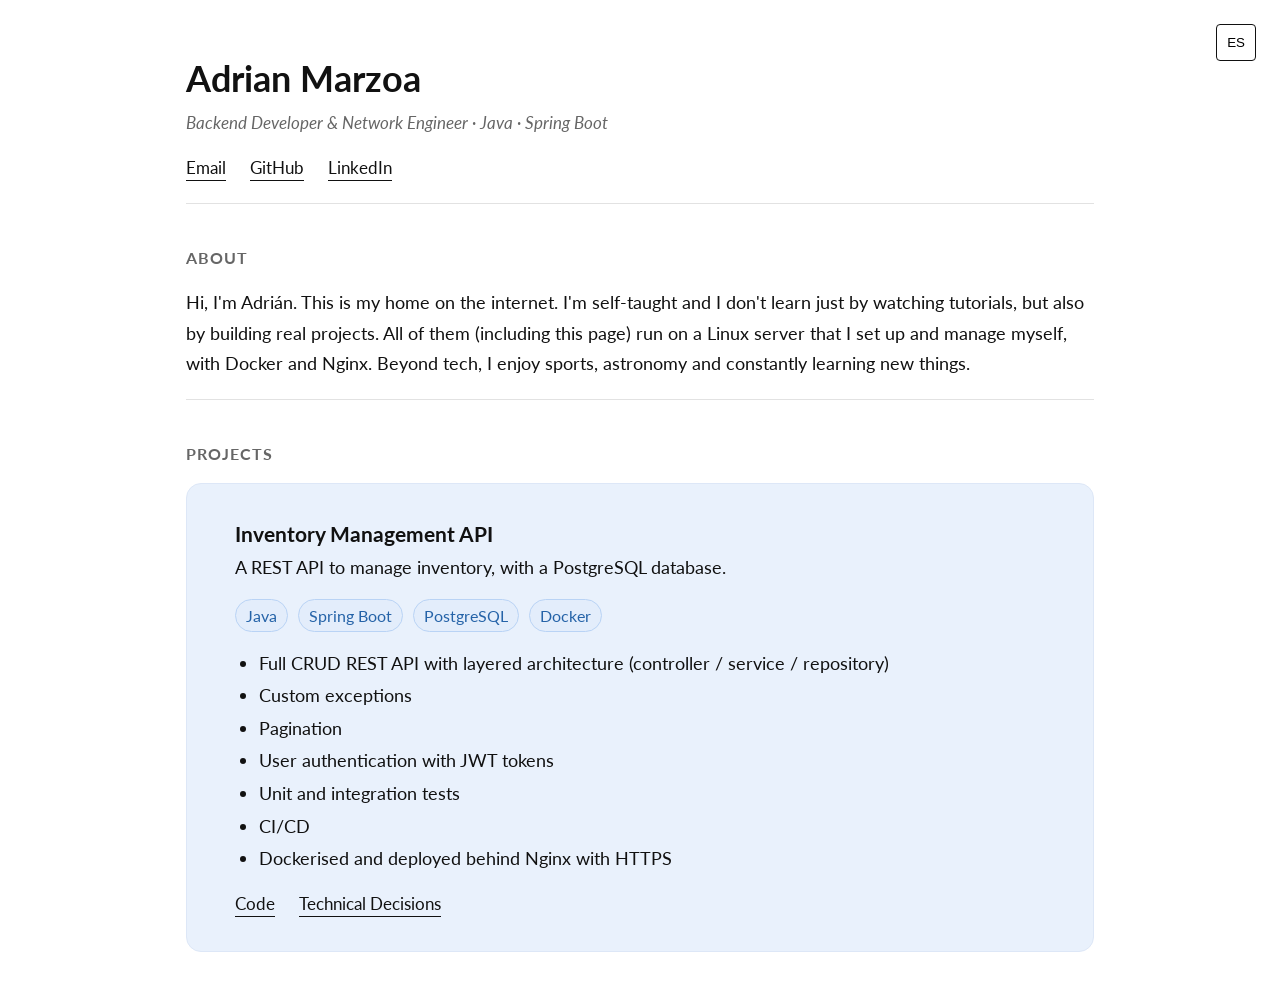
<file: index.html>
<!DOCTYPE html>
<html lang="en">

<head>
  <meta charset="UTF-8">
  <meta name="viewport" content="width=device-width, initial-scale=1.0">
  <title>Adrian — Backend Developer</title>
  <meta name="description" content="Backend Developer specialising in Java, Spring Boot.">
  <link rel="preconnect" href="https://fonts.googleapis.com">
  <link rel="preconnect" href="https://fonts.gstatic.com" crossorigin>
  <link href="https://fonts.googleapis.com/css2?family=Lato:wght@300;400;700&display=swap" rel="stylesheet">
  <link rel="stylesheet" href="assets/styles.css">
</head>

<body>
  <div class="wrap">

    <header>
      <div class="toggle-lang">
        <button id="langBtn" onclick="toggleLang()">ES</button>
      </div>
      <h1>Adrian Marzoa</h1>
      <div class="tagline" data-en="Backend Developer & Network Engineer · Java · Spring Boot"
        data-es="Desarrollador Backend & Network Engineer · Java · Spring Boot">Backend Developer & Network Engineer · Java · Spring Boot</div>
      <div class="links">
        <a href="mailto:adrianmarzoa11@gmail.com" data-en="Email" data-es="Correo">Email</a>
        <a href="https://github.com/adrianmarzoa" target="_blank" rel="noopener">GitHub</a>
        <a href="https://linkedin.com/in/adrian-marzoa" target="_blank" rel="noopener">LinkedIn</a>
      </div>
    </header>
    <section class="about">
      <h2 data-en="About" data-es="Sobre mí">About</h2>
      <p data-en="Hi, I'm Adrián. This is my home on the internet. I'm self-taught and I don't learn just by watching tutorials, but also by building real projects. All of them (including this page) run on a Linux server that I set up and manage myself, with Docker and Nginx. Beyond tech, I enjoy sports, astronomy and constantly learning new things."
        data-es="Hola, soy Adrián. Este es mi página en internet. Soy autodidacta y no aprendo únicamente viendo tutoriales, sino también construyendo proyectos reales. Todos ellos (incluída esta página) corren en un servidor Linux que yo mismo configuro y administro, con Docker y Nginx. Más allá de la informática, me gusta el deporte, la astronomía y aprender cosas nuevas constantemente.">
        Hi, I'm Adrián. This is my home on the internet. I'm self-taught and I don't learn just by watching tutorials, but also by building real projects. All of them (including this page) run on a Linux server that I set up and manage myself, with Docker and Nginx. Beyond tech, I enjoy sports, astronomy and constantly learning new things.</p>
    </section>
    <section>
      <h2 data-en="Projects" data-es="Proyectos">Projects</h2>

      <div class="project project__box">
        <h3>Inventory Management API</h3>
        <div class="desc"
          data-en="A REST API to manage inventory, with a PostgreSQL database."
          data-es="Una API REST para gestionar inventario, con base de datos PostgreSQL">
          A REST API to manage inventory, with a PostgreSQL database.</div>
        <div class="tags">
          <span>Java</span><span>Spring Boot</span><span>PostgreSQL</span><span>Docker</span>
        </div>
        <ul>
          <li><span data-en="Full CRUD REST API with layered architecture (controller / service / repository)"
              data-es="API REST con CRUD completo y arquitectura por capas (controlador / servicio / repositorio)">Full
              CRUD REST API with layered architecture (controller / service / repository)</span></li>
          <li><span data-en="Custom exceptions" data-es="Excepciones personalizadas">Custom exceptions</span></li>
          <li><span data-en="Pagination" data-es="Paginación">Pagination</span></li>
          <li><span data-en="User authentication with JWT tokens"
              data-es="Autenticación de usuarios con tokens JWT">User
              authentication with JWT tokens</span></li>
          <li><span data-en="Unit and integration tests" data-es="Tests unitarios y de integración">Unit and
              integration tests</span></li>
          <li><span>CI/CD</span></li>
          <li><span data-en="Dockerised and deployed behind Nginx with HTTPS"
              data-es="Contenedorizada y desplegada tras Nginx con HTTPS">Dockerised and deployed behind Nginx with
              HTTPS</span></li>
        </ul>
        <div class="links">
          <a href="https://github.com/adrianmarzoa/inventory-manager-api" target="_blank" rel="noopener" data-en="Code"
            data-es="Código">Code</a>
          <!--<a href="#" target="_blank" rel="noopener" data-en="Live demo" data-es="Demo">Live demo</a>-->
          <a href="projects/inventory-manager-api.html" data-en="Technical Decisions"
            data-es="Decisiones técnicas">Technical Decisions</a>
        </div>
      </div>
    </section>
    <script src="assets/lang.js"></script>
  </div>
</body>

</html>
</file>
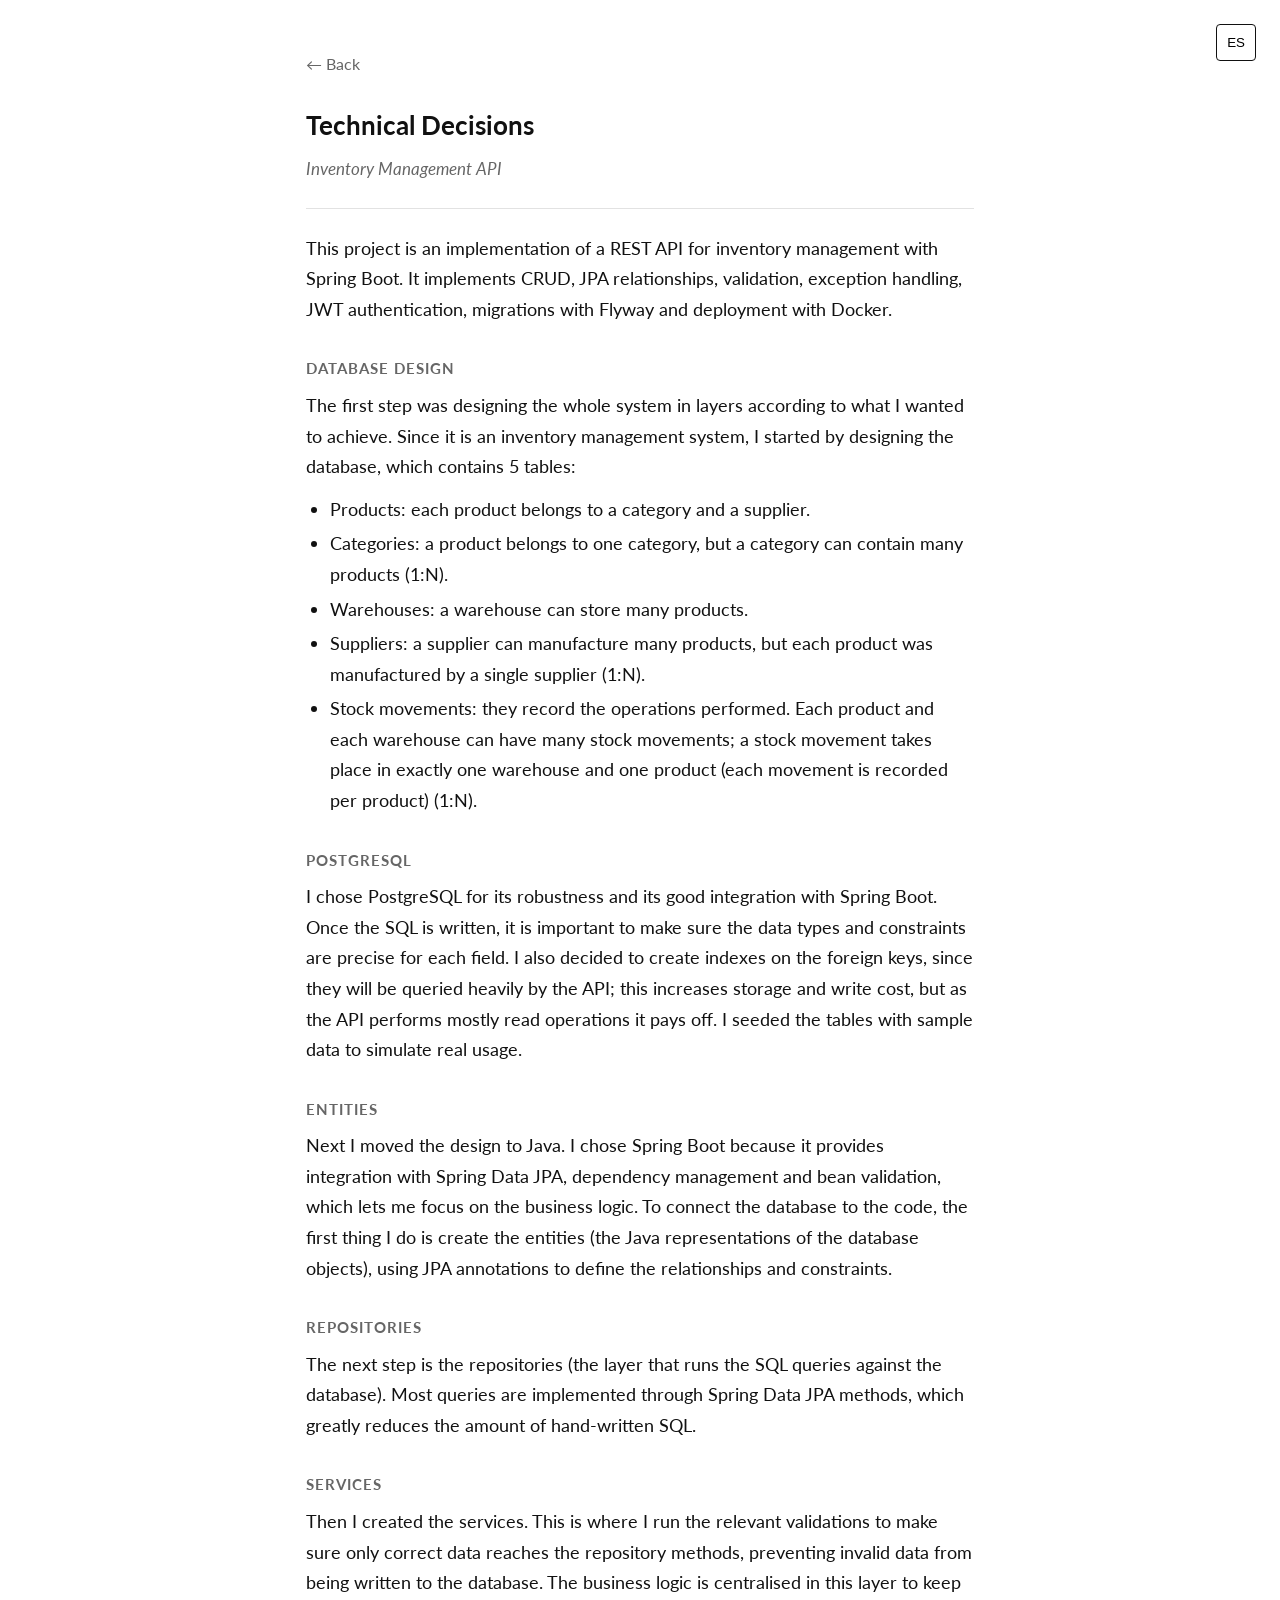
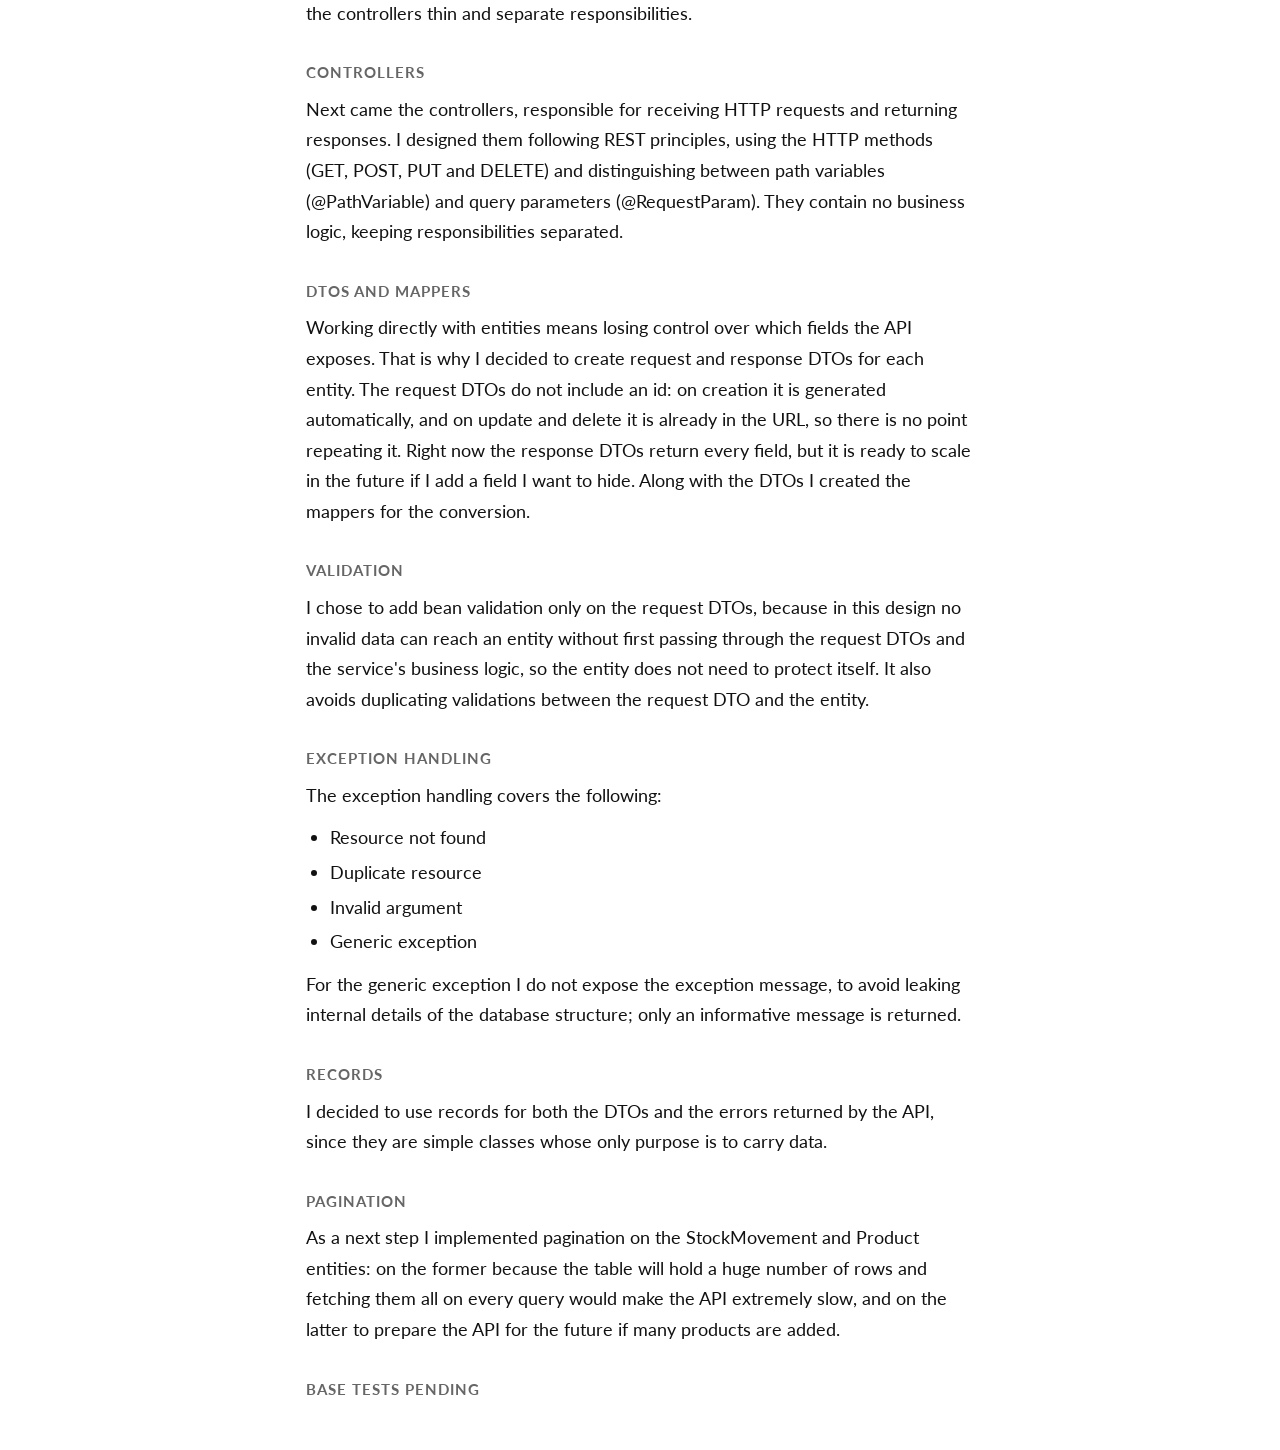
<file: projects/inventory-manager-api.html>
<!DOCTYPE html>
<html lang="en">

<head>
  <meta charset="UTF-8">
  <meta name="viewport" content="width=device-width, initial-scale=1.0">
  <title>Technical Decisions — Inventory Management API</title>
  <meta name="description" content="Technical decisions behind the Inventory Management API.">
  <link rel="preconnect" href="https://fonts.googleapis.com">
  <link rel="preconnect" href="https://fonts.gstatic.com" crossorigin>
  <link href="https://fonts.googleapis.com/css2?family=Lato:wght@300;400;700&display=swap" rel="stylesheet">
  <link rel="stylesheet" href="../assets/styles.css">
</head>

<body class="doc">
  <div class="wrap">
    <div class="toggle-lang">
      <button id="langBtn" onclick="toggleLang()">ES</button>
    </div>

    <a class="back" href="../index.html" data-en="&larr; Back" data-es="&larr; Volver">&larr; Back</a>

    <h1 data-en="Technical Decisions" data-es="Decisiones técnicas">Technical Decisions</h1>
    <div class="subtitle">Inventory Management API</div>

    <article>
      <p data-en="This project is an implementation of a REST API for inventory management with Spring Boot. It implements CRUD, JPA relationships, validation, exception handling, JWT authentication, migrations with Flyway and deployment with Docker."
        data-es="Este proyecto es una implementación de una API REST para la gestión de inventario con Spring Boot. El proyecto implementa CRUD, relaciones JPA, validaciones, manejo de excepciones, autenticación JWT, migraciones con Flyway y despliegue mediante Docker.">
        This project is an implementation of a REST API for inventory management with Spring Boot. It implements CRUD,
        JPA relationships, validation, exception handling, JWT authentication, migrations with Flyway and deployment
        with Docker.</p>

      <h2 data-en="Database design" data-es="Diseño de la base de datos">Database design</h2>
      <p data-en="The first step was designing the whole system in layers according to what I wanted to achieve. Since it is an inventory management system, I started by designing the database, which contains 5 tables:"
        data-es="El primer paso realizado fue el diseño por capas del sistema completo en función de lo que buscaba conseguir. Como se trata de un sistema de gestión de inventario, en primer lugar diseñé la base de datos, la cual contiene 5 tablas:">
        The first step was designing the whole system in layers according to what I wanted to achieve. Since it is an
        inventory management system, I started by designing the database, which contains 5 tables:</p>
      <ul>
        <li data-en="Products: each product belongs to a category and a supplier."
          data-es="Productos: cada producto pertenece a una categoría y a un proveedor.">
          Products: each product belongs to a category and a supplier.</li>
        <li data-en="Categories: a product belongs to one category, but a category can contain many products (1:N)."
          data-es="Categorías: cada producto pertenece a una categoría, pero a una categoría pueden pertenecer muchos productos (1:N).">
          Categories: a product belongs to one category, but a category can contain many products (1:N).</li>
        <li data-en="Warehouses: a warehouse can store many products."
          data-es="Almacenes: un almacén puede almacenar muchos productos.">
          Warehouses: a warehouse can store many products.</li>
        <li data-en="Suppliers: a supplier can manufacture many products, but each product was manufactured by a single supplier (1:N)."
          data-es="Proveedores: un proveedor puede fabricar muchos productos, pero cada producto solo fue fabricado por un proveedor (1:N).">
          Suppliers: a supplier can manufacture many products, but each product was manufactured by a single supplier
          (1:N).</li>
        <li data-en="Stock movements: they record the operations performed. Each product and each warehouse can have many stock movements; a stock movement takes place in exactly one warehouse and one product (each movement is recorded per product) (1:N)."
          data-es="Movimientos de stock: registran los movimientos ejecutados. Cada producto y cada almacén pueden tener muchos movimientos de stock; cada movimiento de stock únicamente puede tener lugar en un almacén y un producto (el movimiento se registra individualmente por producto) (1:N).">
          Stock movements: they record the operations performed. Each product and each warehouse can have many stock
          movements; a stock movement takes place in exactly one warehouse and one product (each movement is recorded
          per product) (1:N).</li>
      </ul>

      <h2 data-en="PostgreSQL" data-es="PostgreSQL">PostgreSQL</h2>
      <p data-en="I chose PostgreSQL for its robustness and its good integration with Spring Boot. Once the SQL is written, it is important to make sure the data types and constraints are precise for each field. I also decided to create indexes on the foreign keys, since they will be queried heavily by the API; this increases storage and write cost, but as the API performs mostly read operations it pays off. I seeded the tables with sample data to simulate real usage."
        data-es="Para la creación he escogido PostgreSQL por su robustez y su buena integración con Spring Boot. Al terminar de escribir el código SQL es importante asegurarse de que los tipos de datos y las restricciones sean precisos para cada dato. También he decidido crear índices para las claves foráneas, ya que serán campos muy consultados por la API; esto incrementa el espacio y el coste de escritura, pero como la API va a realizar muchas operaciones de lectura, resulta más eficiente. Rellené las tablas con una serie de datos de prueba para simular el funcionamiento real.">
        I chose PostgreSQL for its robustness and its good integration with Spring Boot. Once the SQL is written, it is
        important to make sure the data types and constraints are precise for each field. I also decided to create
        indexes on the foreign keys, since they will be queried heavily by the API; this increases storage and write
        cost, but as the API performs mostly read operations it pays off. I seeded the tables with sample data to
        simulate real usage.</p>

      <h2 data-en="Entities" data-es="Entidades">Entities</h2>
      <p data-en="Next I moved the design to Java. I chose Spring Boot because it provides integration with Spring Data JPA, dependency management and bean validation, which lets me focus on the business logic. To connect the database to the code, the first thing I do is create the entities (the Java representations of the database objects), using JPA annotations to define the relationships and constraints."
        data-es="A continuación continué con el diseño ya en Java. Opté por utilizar Spring Boot ya que proporciona integración con Spring Data JPA, gestión de dependencias y bean validation, lo que nos permite centrarnos en la lógica de negocio. Necesito conectar la base de datos al código, y lo primero que hago es crear las entidades (representaciones de los objetos de nuestra BBDD en Java). Para ello empleo las anotaciones de JPA para definir las relaciones y restricciones.">
        Next I moved the design to Java. I chose Spring Boot because it provides integration with Spring Data JPA,
        dependency management and bean validation, which lets me focus on the business logic. To connect the database
        to the code, the first thing I do is create the entities (the Java representations of the database objects),
        using JPA annotations to define the relationships and constraints.</p>

      <h2 data-en="Repositories" data-es="Repositorios">Repositories</h2>
      <p data-en="The next step is the repositories (the layer that runs the SQL queries against the database). Most queries are implemented through Spring Data JPA methods, which greatly reduces the amount of hand-written SQL."
        data-es="Una vez hecho esto, el siguiente paso del diseño son los repositorios (la capa que realiza las consultas SQL a nuestra base de datos). La mayoría de las consultas SQL se implementan mediante métodos de Spring Data JPA, lo que reduce considerablemente el SQL escrito manualmente.">
        The next step is the repositories (the layer that runs the SQL queries against the database). Most queries are
        implemented through Spring Data JPA methods, which greatly reduces the amount of hand-written SQL.</p>

      <h2 data-en="Services" data-es="Servicios">Services</h2>
      <p data-en="Then I created the services. This is where I run the relevant validations to make sure only correct data reaches the repository methods, preventing invalid data from being written to the database. The business logic is centralised in this layer to keep the controllers thin and separate responsibilities."
        data-es="A continuación creé los servicios. Realizo las validaciones pertinentes para asegurarme de que siempre llegue la información correcta a los métodos del repositorio, evitando así que alguien pueda introducir datos inválidos en la base de datos. La lógica de negocio se centraliza en esta capa para mantener los controladores ligeros y poder separar las responsabilidades.">
        Then I created the services. This is where I run the relevant validations to make sure only correct data
        reaches the repository methods, preventing invalid data from being written to the database. The business logic
        is centralised in this layer to keep the controllers thin and separate responsibilities.</p>

      <h2 data-en="Controllers" data-es="Controladores">Controllers</h2>
      <p data-en="Next came the controllers, responsible for receiving HTTP requests and returning responses. I designed them following REST principles, using the HTTP methods (GET, POST, PUT and DELETE) and distinguishing between path variables (@PathVariable) and query parameters (@RequestParam). They contain no business logic, keeping responsibilities separated."
        data-es="El siguiente paso fue crear los controladores, encargados de recibir las peticiones HTTP y devolver las respuestas. Los diseñé pensando en los principios REST, utilizando los métodos HTTP (GET, POST, PUT y DELETE) y diferenciando entre parámetros de ruta (@PathVariable) y parámetros de consulta (@RequestParam). No se ha incluido lógica de negocio, separando responsabilidades.">
        Next came the controllers, responsible for receiving HTTP requests and returning responses. I designed them
        following REST principles, using the HTTP methods (GET, POST, PUT and DELETE) and distinguishing between path
        variables (@PathVariable) and query parameters (@RequestParam). They contain no business logic, keeping
        responsibilities separated.</p>

      <h2 data-en="DTOs and mappers" data-es="DTOs y mappers">DTOs and mappers</h2>
      <p data-en="Working directly with entities means losing control over which fields the API exposes. That is why I decided to create request and response DTOs for each entity. The request DTOs do not include an id: on creation it is generated automatically, and on update and delete it is already in the URL, so there is no point repeating it. Right now the response DTOs return every field, but it is ready to scale in the future if I add a field I want to hide. Along with the DTOs I created the mappers for the conversion."
        data-es="Si trabajamos directamente con entidades, perdemos control sobre los campos que queremos exponer en la API. Por lo que decidí crear DTOs tanto de request como de response para cada entidad; los de request no incluyen id, porque en las operaciones de creación ya se crea automáticamente y en las operaciones de actualización y eliminación ya viene en la propia URL, por lo que no nos conviene repetirlo. Actualmente los DTOs de response devuelven todos los campos, pero lo dejo preparado para escalar en el futuro en el caso de que agregue algún campo que quiera ocultar. Junto con los DTOs creé los mappers para hacer la conversión.">
        Working directly with entities means losing control over which fields the API exposes. That is why I decided to
        create request and response DTOs for each entity. The request DTOs do not include an id: on creation it is
        generated automatically, and on update and delete it is already in the URL, so there is no point repeating it.
        Right now the response DTOs return every field, but it is ready to scale in the future if I add a field I want
        to hide. Along with the DTOs I created the mappers for the conversion.</p>

      <h2 data-en="Validation" data-es="Validación">Validation</h2>
      <p data-en="I chose to add bean validation only on the request DTOs, because in this design no invalid data can reach an entity without first passing through the request DTOs and the service's business logic, so the entity does not need to protect itself. It also avoids duplicating validations between the request DTO and the entity."
        data-es="Opté por incluir bean validation únicamente en los request DTO porque en este diseño ningún dato inválido podrá ser introducido directamente a la entidad sin pasar por los request DTO ni por la lógica de negocio del servicio, con lo que no hace falta que la entidad se proteja sola, además de que duplicaría las validaciones tanto en el request DTO como en las entidades.">
        I chose to add bean validation only on the request DTOs, because in this design no invalid data can reach an
        entity without first passing through the request DTOs and the service's business logic, so the entity does not
        need to protect itself. It also avoids duplicating validations between the request DTO and the entity.</p>

      <h2 data-en="Exception handling" data-es="Manejo de excepciones">Exception handling</h2>
      <p data-en="The exception handling covers the following:"
        data-es="En el manejo de excepciones se contemplan las siguientes:">
        The exception handling covers the following:</p>
      <ul>
        <li data-en="Resource not found" data-es="Recurso no encontrado">Resource not found</li>
        <li data-en="Duplicate resource" data-es="Recurso duplicado">Duplicate resource</li>
        <li data-en="Invalid argument" data-es="Argumento inválido">Invalid argument</li>
        <li data-en="Generic exception" data-es="Excepción general">Generic exception</li>
      </ul>
      <p data-en="For the generic exception I do not expose the exception message, to avoid leaking internal details of the database structure; only an informative message is returned."
        data-es="En las excepciones generales no expongo el mensaje de la excepción para no exponer indebidamente datos internos de la estructura de la base de datos, de modo que únicamente se pone un mensaje informativo.">
        For the generic exception I do not expose the exception message, to avoid leaking internal details of the
        database structure; only an informative message is returned.</p>

      <h2 data-en="Records" data-es="Records">Records</h2>
      <p data-en="I decided to use records for both the DTOs and the errors returned by the API, since they are simple classes whose only purpose is to carry data."
        data-es="Decidí emplear records tanto para los DTOs como para los errores devueltos por la API, ya que son clases simples que únicamente se emplean para transportar datos.">
        I decided to use records for both the DTOs and the errors returned by the API, since they are simple classes
        whose only purpose is to carry data.</p>

      <h2 data-en="Pagination" data-es="Paginación">Pagination</h2>
      <p data-en="As a next step I implemented pagination on the StockMovement and Product entities: on the former because the table will hold a huge number of rows and fetching them all on every query would make the API extremely slow, and on the latter to prepare the API for the future if many products are added."
        data-es="Como siguiente paso implementé paginación en las entidades de StockMovement y Product, en la primera porque la tabla tendrá muchísimos registros y traerlos todos en cada consulta haría la API lentísima, y en la segunda para preparar la API para el futuro en el caso de que se agreguen muchos productos.">
        As a next step I implemented pagination on the StockMovement and Product entities: on the former because the
        table will hold a huge number of rows and fetching them all on every query would make the API extremely slow,
        and on the latter to prepare the API for the future if many products are added.</p>

      <h2>
        <span data-en="Base tests" data-es="Tests base">Base tests</span>
        <span class="pending" data-en="Pending" data-es="Pendiente">Pending</span>
      </h2>
    </article>
  </div>

  <script src="../assets/lang.js"></script>
</body>

</html>
</file>
<file: assets/styles.css>
:root {
  --bg: #ffffff;
  --text: #111111;
  --text-light: #666666;
  --border: #e2e2e2;
  --blue-soft: #e9f1fc;
  --project-border: #dde7f7;
  --tag-bg: #e3edfb;
  --tag-border: #b9d3f5;
  --tag-text: #2563a8;
}

* {
  box-sizing: border-box;
  margin: 0;
  padding: 0;
}

html {
  font-size: 62.5%;
}

body {
  font-family: "Lato", serif;
  background: var(--bg);
  color: var(--text);
  line-height: 1.7;
  font-size: 1.8rem;
}

.wrap {
  max-width: 96rem;
  margin: 4.8rem auto;
  padding: 0 2.6rem;
}

.doc .wrap {
  max-width: 72rem;
}

h2 {
  text-transform: uppercase;
  letter-spacing: 1px;
  font-size: 1.6rem;
  color: var(--text-light);
  margin: 4rem 0 1.6rem;
}

header {
  margin-bottom: 2rem;
}

.tagline {
  font-size: 1.7rem;
  font-style: italic;
  color: var(--text-light);
}

.links {
  display: flex;
  flex-wrap: wrap;
  gap: 2.4rem;
  margin-top: 1.6rem;
}

.links a {
  font-size: 1.7rem;
  text-decoration-thickness: 1px;
  text-underline-offset: 6px;
  color: var(--text);
}

section {
  border-top: 1px solid var(--border);
  margin-bottom: 2rem;
}

.skills {
  display: grid;
  grid-template-columns: 15rem 1fr;
  gap: 8px 2rem;
}

.cat {
  color: var(--text-light);
  font-weight: 700;
  font-size: 1.6rem;
  align-self: center;
}

.tags {
  display: flex;
  flex-wrap: wrap;
  gap: 4px;
  margin: 1.6rem 0;
}

.tags span {
  border-radius: 100px;
  padding: 2px 1rem;
  margin-right: 6px;
  font-size: 1.6rem;
  background: var(--tag-bg);
  border: 1px solid var(--tag-border);
  color: var(--tag-text);
}

.project__box {
  background: var(--blue-soft);
  border: 1px solid var(--project-border);
  border-radius: 15px;
  padding: 3.2rem 4.8rem;
  margin-bottom: 2.4rem;
}

.project ul {
  margin-left: 2.4rem;
  list-style: disc;
}

.project ul li {
  align-items: center;
  margin-bottom: 0.2rem;
}

/* Technical decisions */
.doc .wrap {
  max-width: 72rem;
}

.back {
  font-size: 1.6rem;
  color: var(--text-light);
  text-decoration: none;
}

.back:hover {
  color: var(--text);
}

.doc h1 {
  font-size: 2.6rem;
  margin: 2.4rem 0 0.8rem;
}

.subtitle {
  font-size: 1.7rem;
  font-style: italic;
  color: var(--text-light);
  margin-bottom: 2.4rem;
}

article {
  border-top: 1px solid var(--border);
  padding-top: 2.4rem;
}

article h2 {
  text-transform: uppercase;
  letter-spacing: 1px;
  font-size: 1.5rem;
  color: var(--text-light);
  margin: 3.2rem 0 0.8rem;
}

article p {
  margin-bottom: 1.2rem;
}

article ul {
  margin: 0 0 1.2rem 2.4rem;
}

article li {
  margin-bottom: 0.4rem;
}

.toggle-lang {
  position: fixed;
  top: 2.4rem;
  right: 2.4rem;
}

.toggle-lang button {
  padding: 1rem;
  cursor: pointer;
  border: 1px solid var(--text);
  border-radius: 4px;
  background-color: white;
}
</file>
